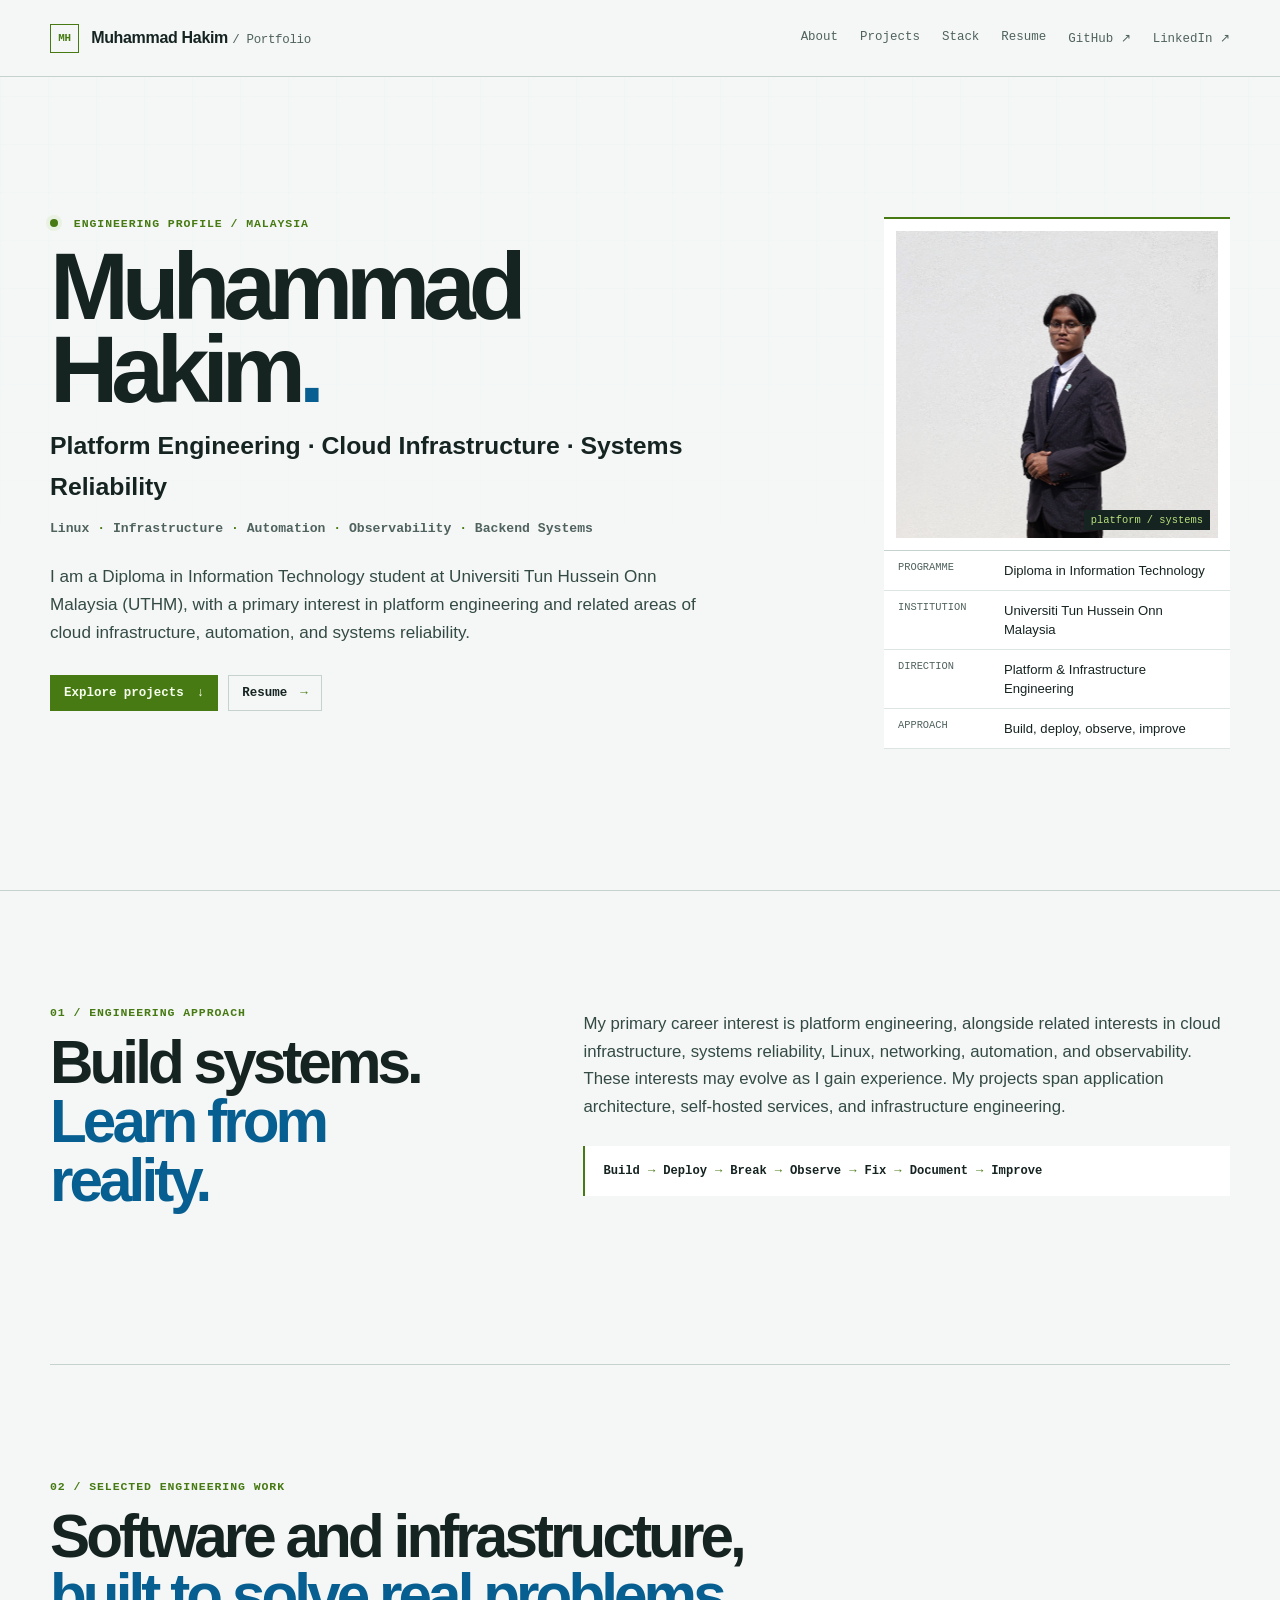
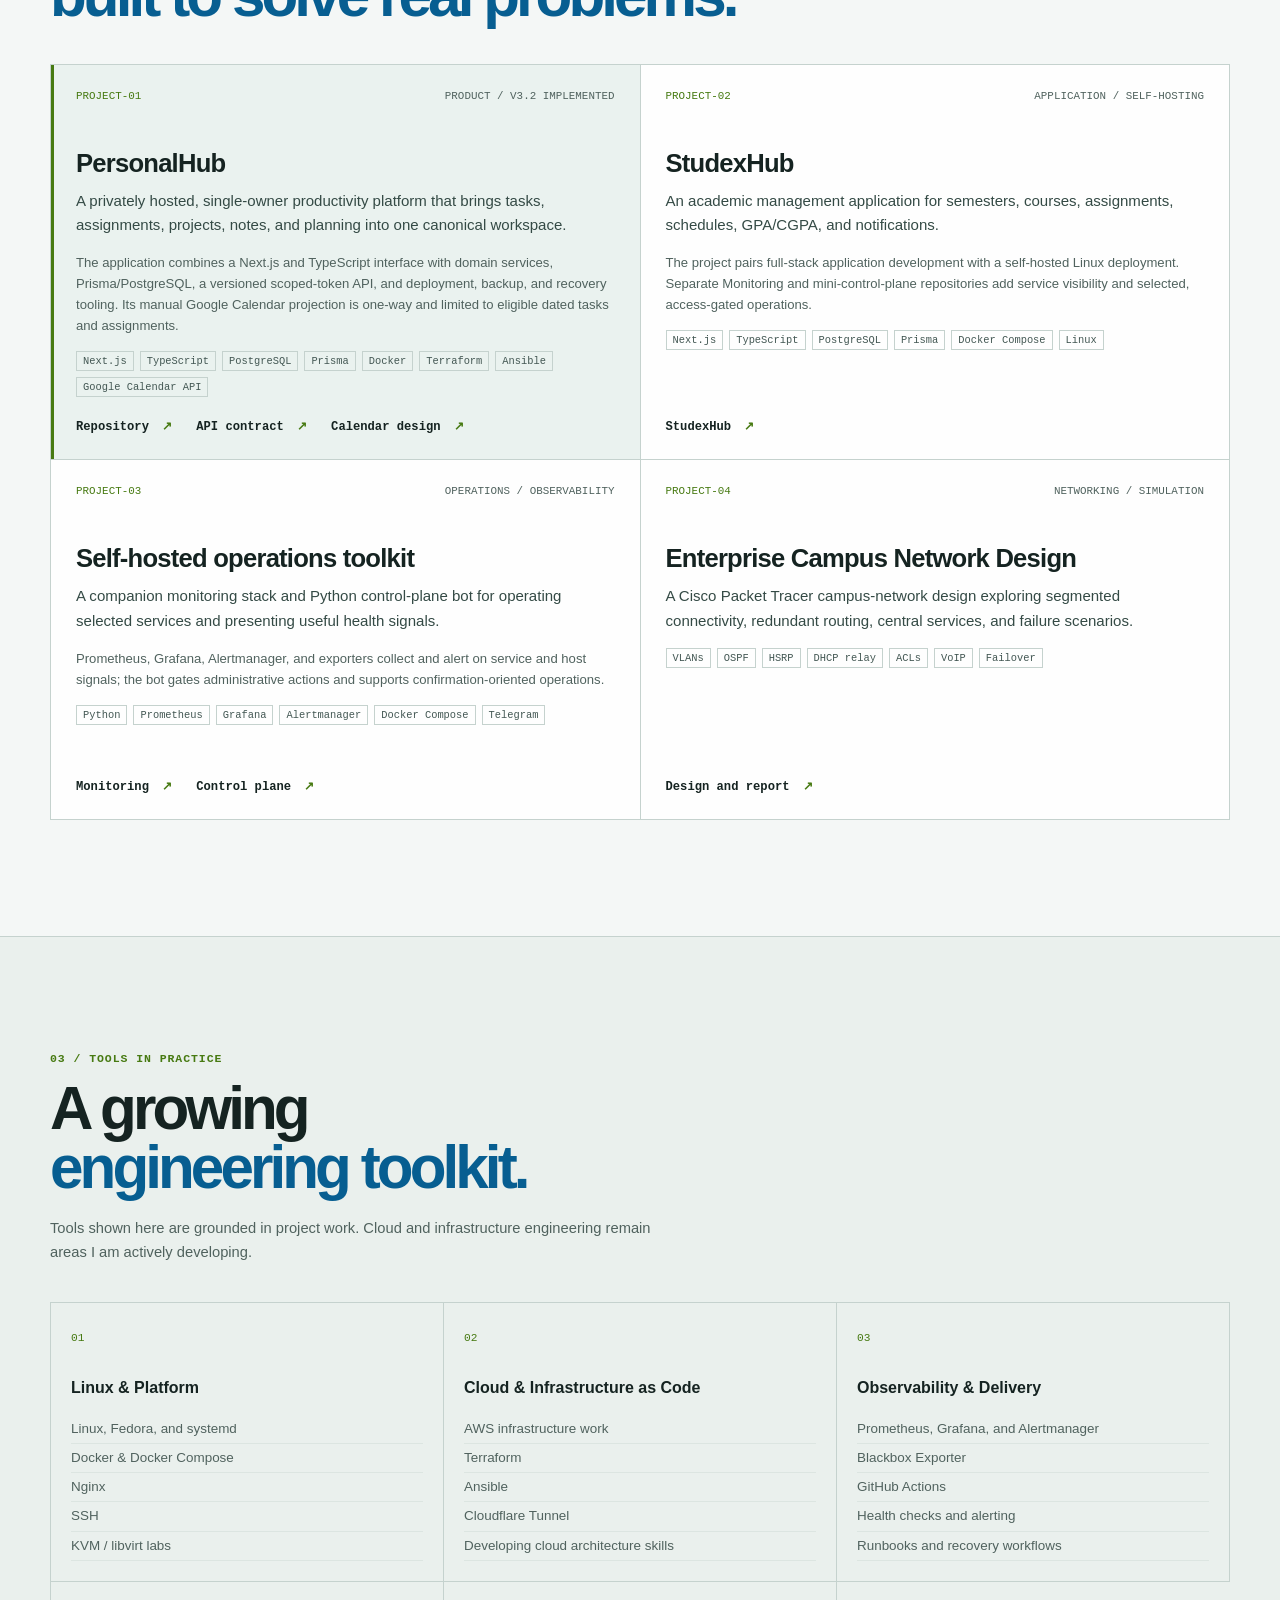
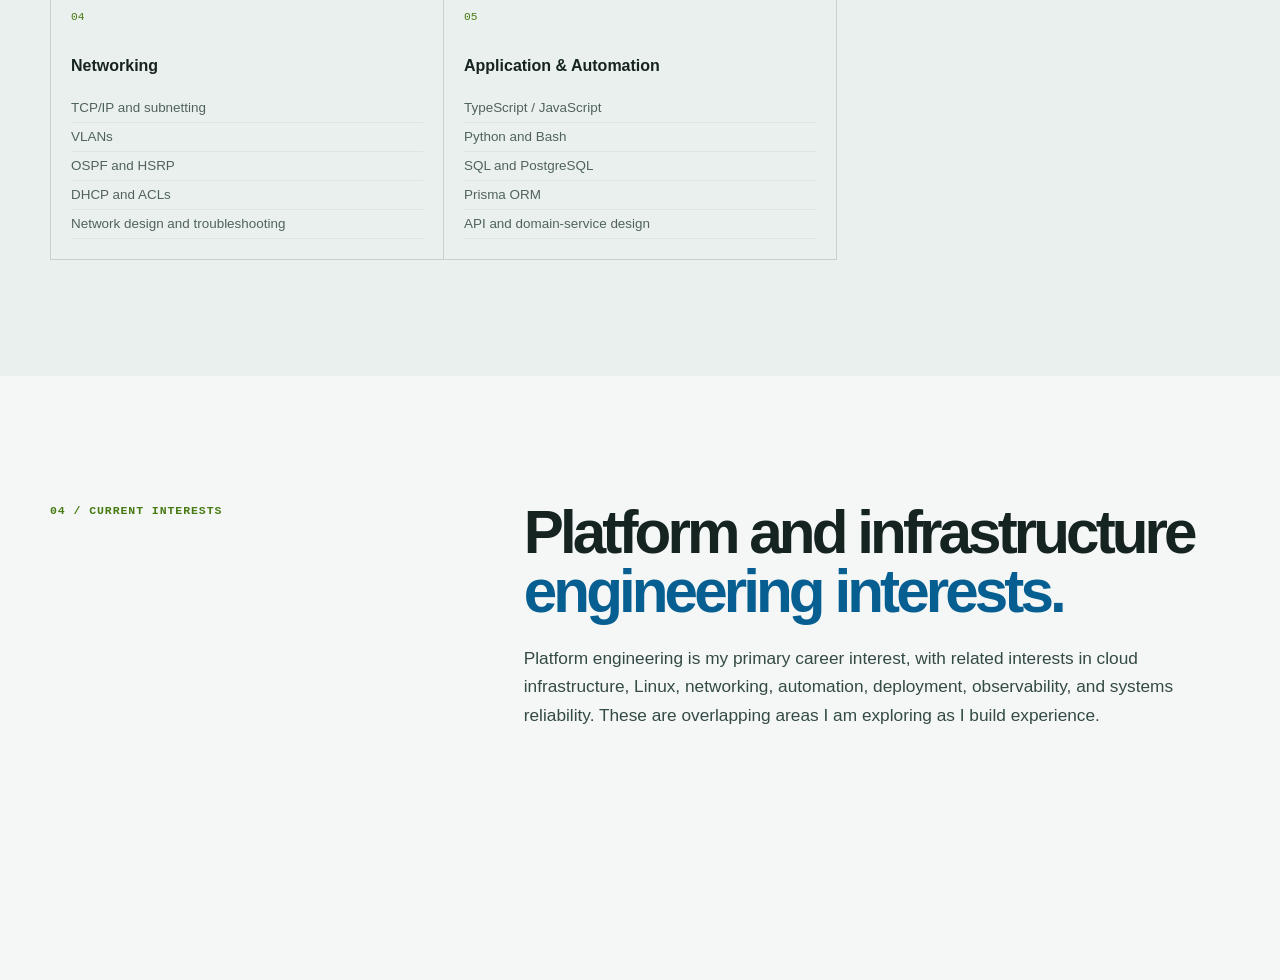
<file: index.html>
<!doctype html>
<html lang="en">
<head>
  <meta charset="utf-8">
  <meta name="viewport" content="width=device-width, initial-scale=1">
  <meta name="description" content="Muhammad Hakim is a UTHM Information Technology student with a primary interest in platform engineering and related areas of cloud infrastructure, automation, and systems reliability.">
  <meta name="theme-color" content="#080b0d" media="(prefers-color-scheme: dark)">
  <meta name="theme-color" content="#f4f7f6" media="(prefers-color-scheme: light)">
  <meta property="og:type" content="website">
  <meta property="og:title" content="Muhammad Hakim — Platform Engineering Portfolio">
  <meta property="og:description" content="Engineering projects in platform infrastructure, cloud systems, Linux, and reliable software.">
  <meta property="og:url" content="https://xaknm-hakim.github.io/">
  <meta property="og:image" content="https://xaknm-hakim.github.io/images/profile.JPG">
  <meta name="twitter:card" content="summary_large_image">
  <link rel="canonical" href="https://xaknm-hakim.github.io/">
  <title>Muhammad Hakim — Platform Engineering Portfolio</title>
  <link rel="stylesheet" href="style.css">
  <script src="script.js" defer></script>
</head>
<body>
  <a class="skip-link" href="#main-content">Skip to content</a>
  <header class="site-header">
    <nav class="nav-shell" aria-label="Primary navigation">
      <a class="brand" href="index.html" aria-current="page"><span>MH</span> Muhammad Hakim <i>/ Portfolio</i></a>
      <div class="nav-links">
        <a href="#about">About</a><a href="#projects">Projects</a><a href="#stack">Stack</a><a href="resume.html">Resume</a><a href="https://github.com/Xaknm-Hakim" target="_blank" rel="noopener noreferrer">GitHub ↗</a><a href="https://www.linkedin.com/in/muhammad-hakim-zaaba" target="_blank" rel="noopener noreferrer">LinkedIn ↗</a>
      </div>
    </nav>
  </header>

  <main id="main-content">
    <section class="hero page-width" aria-labelledby="intro-title">
      <div class="hero-copy">
        <p class="kicker"><span class="signal" aria-hidden="true"></span> engineering profile / Malaysia</p>
        <h1 id="intro-title">Muhammad<br>Hakim<span class="accent">.</span></h1>
        <p class="role">Platform Engineering · Cloud Infrastructure · Systems Reliability</p>
        <p class="focus">Linux <b>·</b> Infrastructure <b>·</b> Automation <b>·</b> Observability <b>·</b> Backend Systems</p>
        <p class="hero-intro">I am a Diploma in Information Technology student at Universiti Tun Hussein Onn Malaysia (UTHM), with a primary interest in platform engineering and related areas of cloud infrastructure, automation, and systems reliability.</p>
        <div class="actions"><a class="action primary" href="#projects">Explore projects <span>↓</span></a><a class="action" href="resume.html">Resume <span>→</span></a></div>
      </div>
      <aside class="identity-panel" aria-label="Profile and education">
        <div class="portrait-wrap"><img src="images/profile.JPG" alt="Portrait of Muhammad Hakim"><span class="portrait-label">platform / systems</span></div>
        <dl>
          <div><dt>Programme</dt><dd>Diploma in Information Technology</dd></div>
          <div><dt>Institution</dt><dd>Universiti Tun Hussein Onn Malaysia</dd></div>
          <div><dt>Direction</dt><dd>Platform &amp; Infrastructure Engineering</dd></div>
          <div><dt>Approach</dt><dd>Build, deploy, observe, improve</dd></div>
        </dl>
      </aside>
    </section>

    <section class="section about-section" id="about" aria-labelledby="about-title">
      <div class="page-width about-layout">
        <div class="section-heading" data-reveal><p class="kicker">01 / engineering approach</p><h2 id="about-title">Build systems.<br><span>Learn from reality.</span></h2></div>
        <div class="about-copy" data-reveal>
          <p>My primary career interest is platform engineering, alongside related interests in cloud infrastructure, systems reliability, Linux, networking, automation, and observability. These interests may evolve as I gain experience. My projects span application architecture, self-hosted services, and infrastructure engineering.</p>
          <p class="engineering-loop"><span>Build</span><b>→</b><span>Deploy</span><b>→</b><span>Break</span><b>→</b><span>Observe</span><b>→</b><span>Fix</span><b>→</b><span>Document</span><b>→</b><span>Improve</span></p>
        </div>
      </div>
    </section>

    <section class="section page-width" id="projects" aria-labelledby="projects-title">
      <div class="section-heading" data-reveal data-reveal-group="projects"><p class="kicker">02 / selected engineering work</p><h2 id="projects-title">Software and infrastructure,<br><span>built to solve real problems.</span></h2></div>
      <div class="systems-grid">
        <article class="system-card featured" data-reveal data-reveal-group="projects">
          <div class="card-index">PROJECT-01 <span>PRODUCT / V3.2 IMPLEMENTED</span></div><h3>PersonalHub</h3>
          <p>A privately hosted, single-owner productivity platform that brings tasks, assignments, projects, notes, and planning into one canonical workspace.</p>
          <p class="contribution">The application combines a Next.js and TypeScript interface with domain services, Prisma/PostgreSQL, a versioned scoped-token API, and deployment, backup, and recovery tooling. Its manual Google Calendar projection is one-way and limited to eligible dated tasks and assignments.</p>
          <ul class="tech-list" aria-label="PersonalHub technologies"><li>Next.js</li><li>TypeScript</li><li>PostgreSQL</li><li>Prisma</li><li>Docker</li><li>Terraform</li><li>Ansible</li><li>Google Calendar API</li></ul>
          <div class="project-links"><a class="repo-link" href="https://github.com/Xaknm-Hakim/PersonalHub" target="_blank" rel="noopener noreferrer">Repository <span>↗</span></a><a class="repo-link" href="https://github.com/Xaknm-Hakim/PersonalHub/blob/main/docs/API.md" target="_blank" rel="noopener noreferrer">API contract <span>↗</span></a><a class="repo-link" href="https://github.com/Xaknm-Hakim/PersonalHub/blob/main/docs/GOOGLE-CALENDAR.md" target="_blank" rel="noopener noreferrer">Calendar design <span>↗</span></a></div>
        </article>
        <article class="system-card" data-reveal data-reveal-group="projects">
          <div class="card-index">PROJECT-02 <span>APPLICATION / SELF-HOSTING</span></div><h3>StudexHub</h3>
          <p>An academic management application for semesters, courses, assignments, schedules, GPA/CGPA, and notifications.</p>
          <p class="contribution">The project pairs full-stack application development with a self-hosted Linux deployment. Separate Monitoring and mini-control-plane repositories add service visibility and selected, access-gated operations.</p>
          <ul class="tech-list" aria-label="StudexHub technologies"><li>Next.js</li><li>TypeScript</li><li>PostgreSQL</li><li>Prisma</li><li>Docker Compose</li><li>Linux</li></ul>
          <a class="repo-link" href="https://github.com/Xaknm-Hakim/StudexHub" target="_blank" rel="noopener noreferrer">StudexHub <span>↗</span></a>
        </article>
        <article class="system-card" data-reveal data-reveal-group="projects">
          <div class="card-index">PROJECT-03 <span>OPERATIONS / OBSERVABILITY</span></div><h3>Self-hosted operations toolkit</h3>
          <p>A companion monitoring stack and Python control-plane bot for operating selected services and presenting useful health signals.</p>
          <p class="contribution">Prometheus, Grafana, Alertmanager, and exporters collect and alert on service and host signals; the bot gates administrative actions and supports confirmation-oriented operations.</p>
          <ul class="tech-list" aria-label="Operations toolkit technologies"><li>Python</li><li>Prometheus</li><li>Grafana</li><li>Alertmanager</li><li>Docker Compose</li><li>Telegram</li></ul>
          <div class="project-links"><a class="repo-link" href="https://github.com/Xaknm-Hakim/Monitoring" target="_blank" rel="noopener noreferrer">Monitoring <span>↗</span></a><a class="repo-link" href="https://github.com/Xaknm-Hakim/mini-control-plane" target="_blank" rel="noopener noreferrer">Control plane <span>↗</span></a></div>
        </article>
        <article class="system-card" data-reveal data-reveal-group="projects">
          <div class="card-index">PROJECT-04 <span>NETWORKING / SIMULATION</span></div><h3>Enterprise Campus Network Design</h3>
          <p>A Cisco Packet Tracer campus-network design exploring segmented connectivity, redundant routing, central services, and failure scenarios.</p>
          <ul class="tech-list" aria-label="Campus network technologies"><li>VLANs</li><li>OSPF</li><li>HSRP</li><li>DHCP relay</li><li>ACLs</li><li>VoIP</li><li>Failover</li></ul>
          <a class="repo-link" href="https://github.com/Xaknm-Hakim/Network-Campus-Topology" target="_blank" rel="noopener noreferrer">Design and report <span>↗</span></a>
        </article>
      </div>
    </section>

    <section class="section stack-section" id="stack" aria-labelledby="stack-title">
      <div class="page-width"><div class="section-heading" data-reveal data-reveal-group="stack"><p class="kicker">03 / tools in practice</p><h2 id="stack-title">A growing<br><span>engineering toolkit.</span></h2><p class="section-note">Tools shown here are grounded in project work. Cloud and infrastructure engineering remain areas I am actively developing.</p></div>
        <div class="stack-grid">
          <article data-reveal data-reveal-group="stack"><span>01</span><h3>Linux &amp; Platform</h3><ul><li>Linux, Fedora, and systemd</li><li>Docker &amp; Docker Compose</li><li>Nginx</li><li>SSH</li><li>KVM / libvirt labs</li></ul></article>
          <article data-reveal data-reveal-group="stack"><span>02</span><h3>Cloud &amp; Infrastructure as Code</h3><ul><li>AWS infrastructure work</li><li>Terraform</li><li>Ansible</li><li>Cloudflare Tunnel</li><li>Developing cloud architecture skills</li></ul></article>
          <article data-reveal data-reveal-group="stack"><span>03</span><h3>Observability &amp; Delivery</h3><ul><li>Prometheus, Grafana, and Alertmanager</li><li>Blackbox Exporter</li><li>GitHub Actions</li><li>Health checks and alerting</li><li>Runbooks and recovery workflows</li></ul></article>
          <article data-reveal data-reveal-group="stack"><span>04</span><h3>Networking</h3><ul><li>TCP/IP and subnetting</li><li>VLANs</li><li>OSPF and HSRP</li><li>DHCP and ACLs</li><li>Network design and troubleshooting</li></ul></article>
          <article data-reveal data-reveal-group="stack"><span>05</span><h3>Application &amp; Automation</h3><ul><li>TypeScript / JavaScript</li><li>Python and Bash</li><li>SQL and PostgreSQL</li><li>Prisma ORM</li><li>API and domain-service design</li></ul></article>
        </div>
      </div>
    </section>

    <section class="direction page-width" aria-labelledby="direction-title" data-reveal><p class="kicker">04 / current interests</p><div><h2 id="direction-title">Platform and infrastructure<br><span>engineering interests.</span></h2><p>Platform engineering is my primary career interest, with related interests in cloud infrastructure, Linux, networking, automation, deployment, observability, and systems reliability. These are overlapping areas I am exploring as I build experience.</p></div></section>
  </main>

  <footer class="site-footer" id="contact" data-reveal><div class="page-width"><p><span class="signal" aria-hidden="true"></span> Let’s connect</p><div><a href="mailto:hakimz.7117@gmail.com">hakimz.7117@gmail.com</a><a href="https://github.com/Xaknm-Hakim" target="_blank" rel="noopener noreferrer">GitHub ↗</a><a href="https://www.linkedin.com/in/muhammad-hakim-zaaba" target="_blank" rel="noopener noreferrer">LinkedIn ↗</a></div></div></footer>
  <!-- Cloudflare Web Analytics --><script type='module' src='https://static.cloudflareinsights.com/beacon.min.js' data-cf-beacon='{"token": "0922c28b0b8d405a9d22d4adf5860e8b"}'></script><!-- End Cloudflare Web Analytics -->
</body>
</html>
</file>
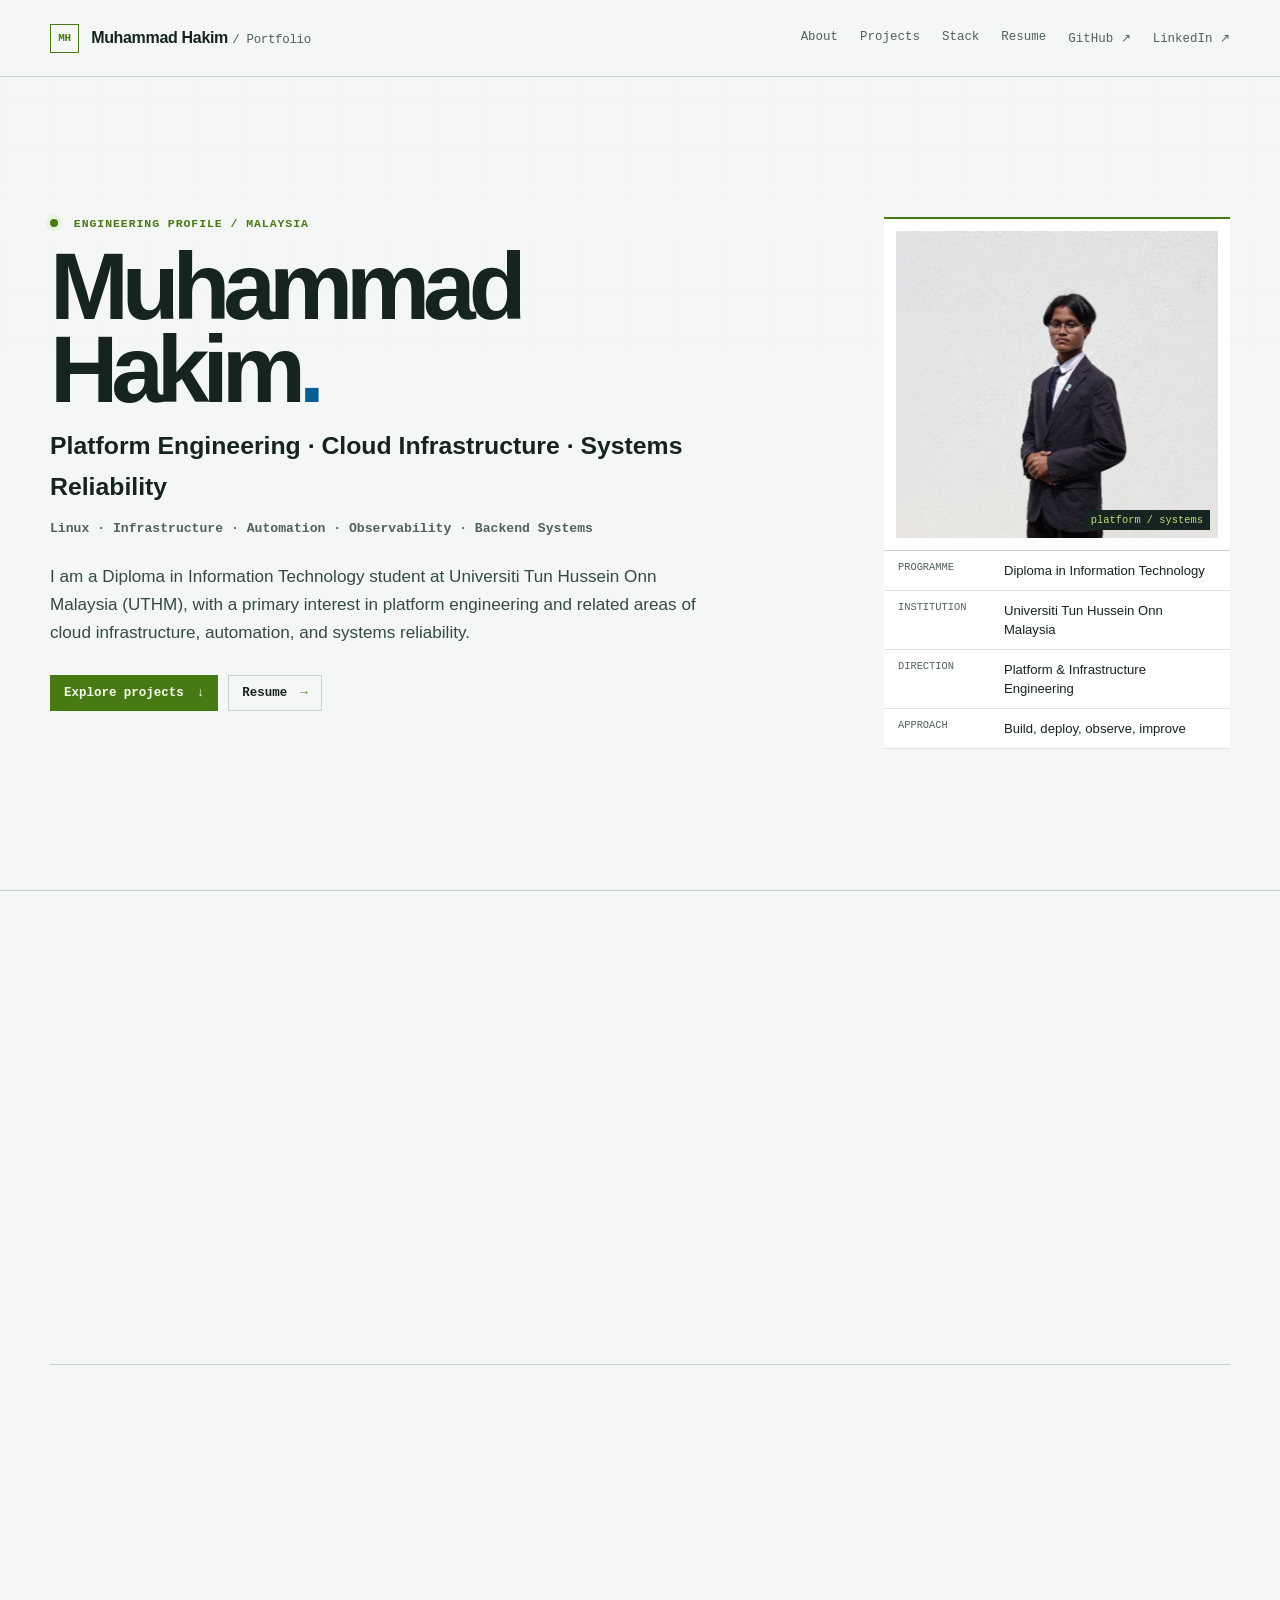
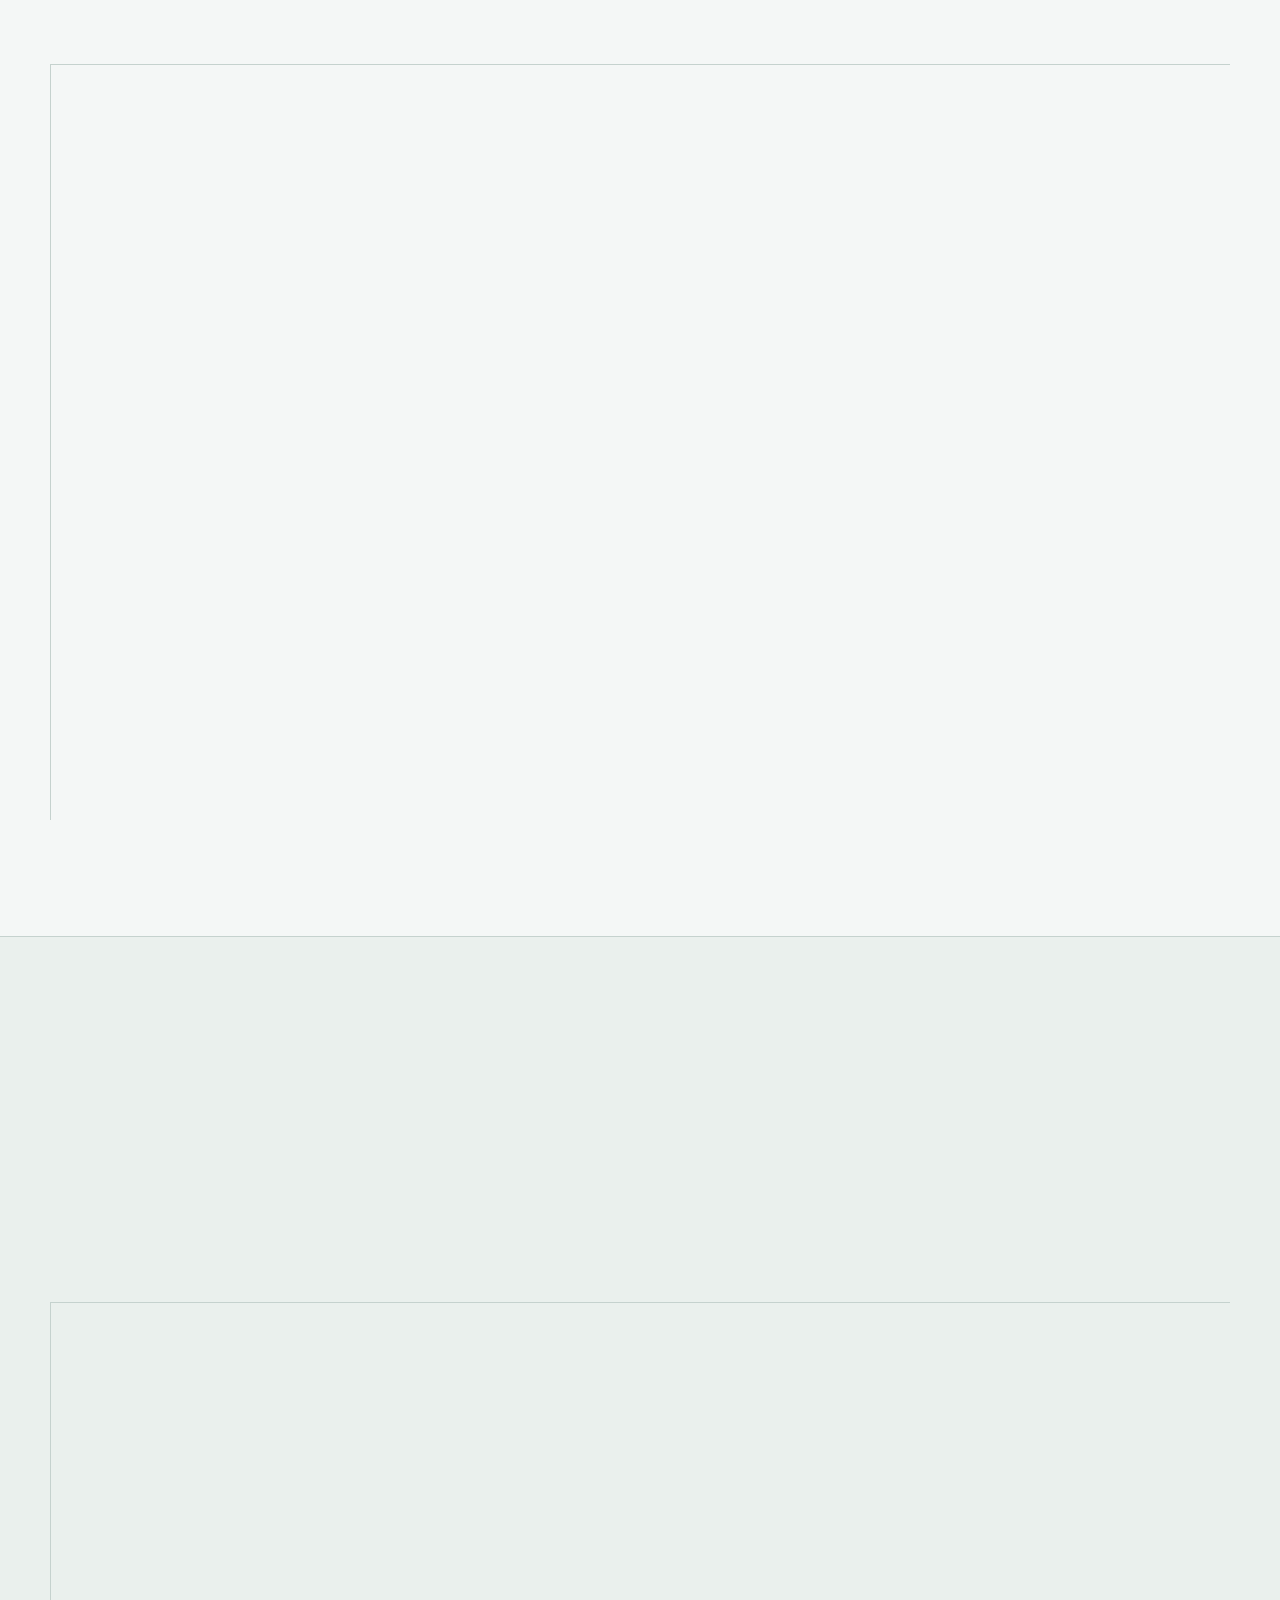
<file: cover-letter.html>
<!DOCTYPE html><html lang="en"><head><meta charset="UTF-8"><meta name="viewport" content="width=device-width, initial-scale=1.0"><meta http-equiv="refresh" content="0; url=index.html"><title>Muhammad Hakim | Portfolio</title></head><body><p>This page has moved to <a href="index.html">Muhammad Hakim's portfolio</a>.</p></body></html>
</file>
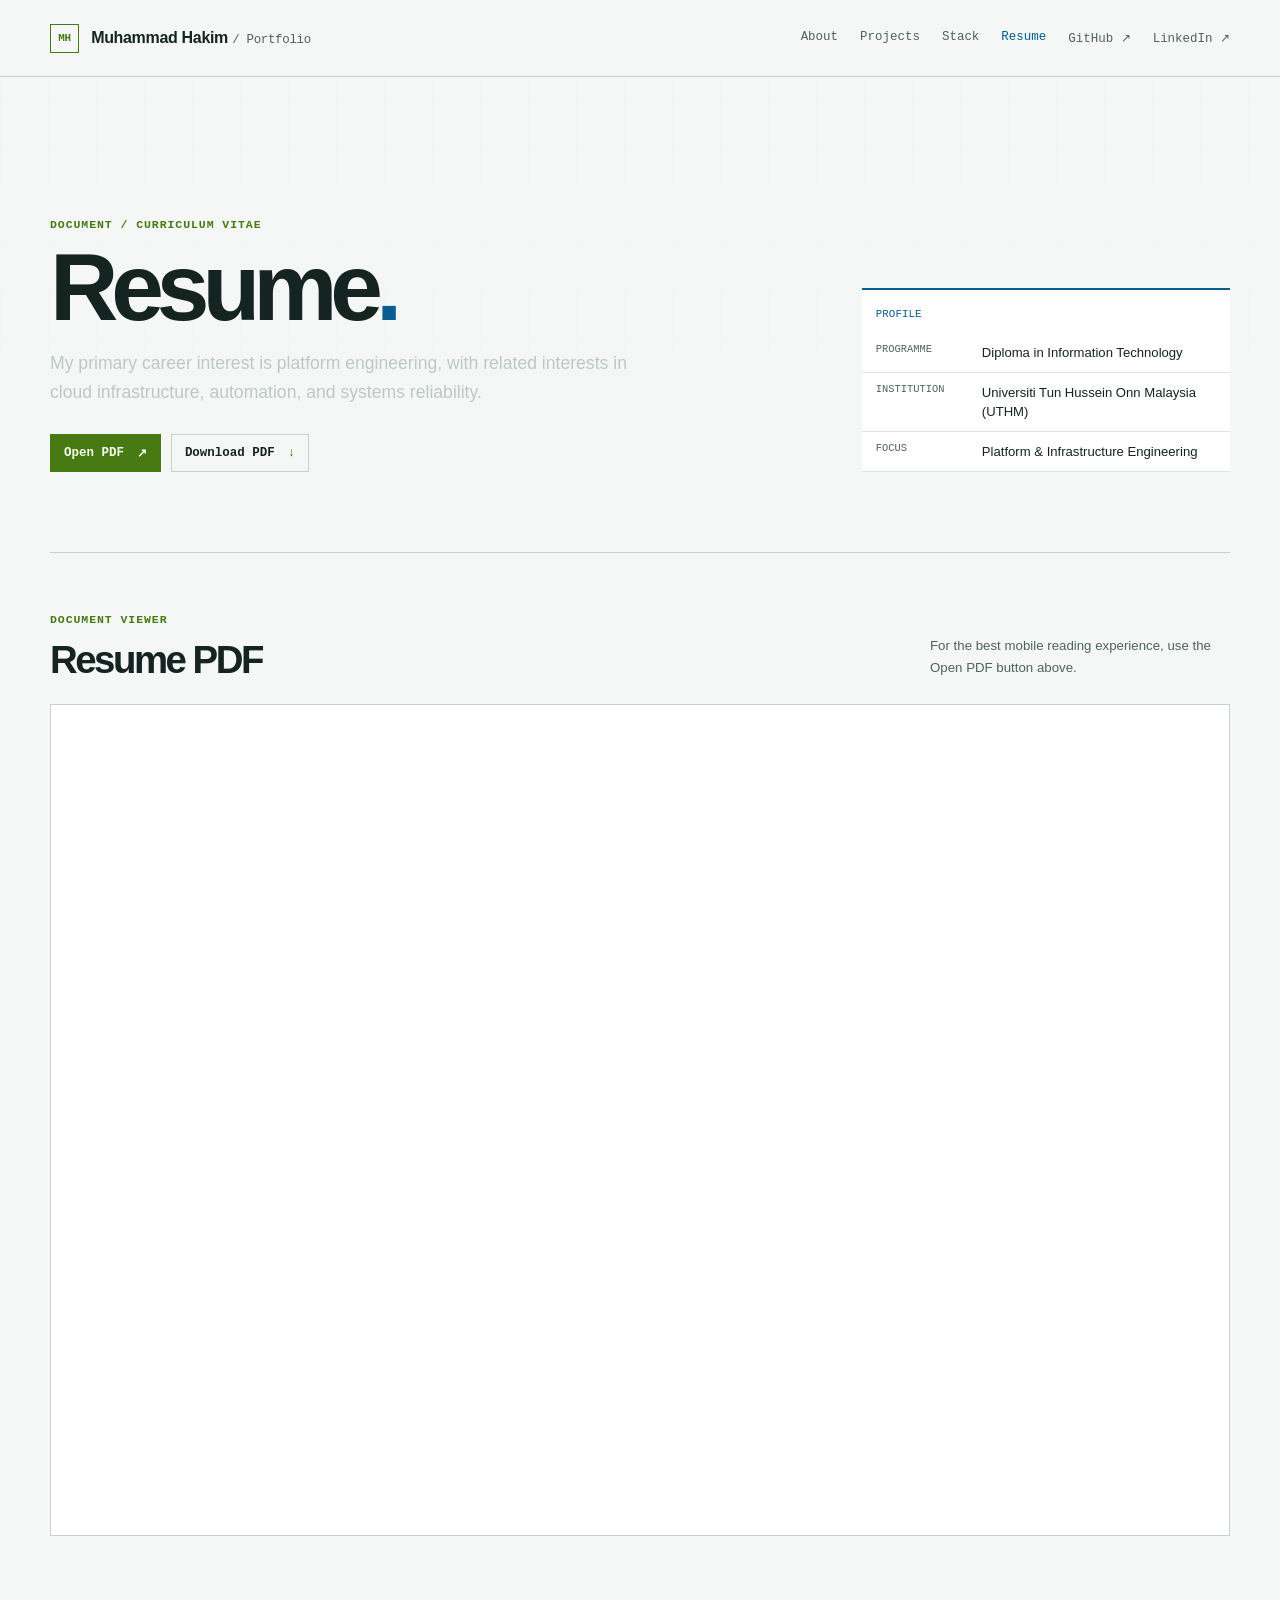
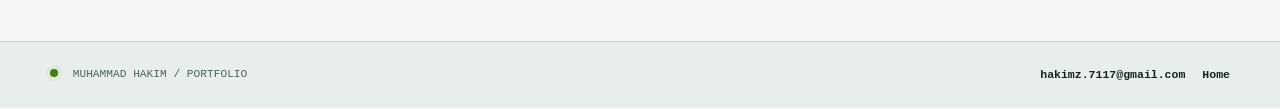
<file: resume.html>
<!doctype html>
<html lang="en">
<head><meta charset="utf-8"><meta name="viewport" content="width=device-width, initial-scale=1"><meta name="description" content="Resume of Muhammad Hakim, a UTHM Information Technology student interested in platform engineering, cloud infrastructure, and systems reliability."><meta name="theme-color" content="#080b0d" media="(prefers-color-scheme: dark)"><meta name="theme-color" content="#f4f7f6" media="(prefers-color-scheme: light)"><title>Resume — Muhammad Hakim</title><link rel="canonical" href="https://xaknm-hakim.github.io/resume.html"><link rel="stylesheet" href="style.css"></head>
<body>
  <a class="skip-link" href="#main-content">Skip to content</a>
  <header class="site-header"><nav class="nav-shell" aria-label="Primary navigation"><a class="brand" href="index.html"><span>MH</span> Muhammad Hakim <i>/ Portfolio</i></a><div class="nav-links"><a href="index.html#about">About</a><a href="index.html#projects">Projects</a><a href="index.html#stack">Stack</a><a href="resume.html" aria-current="page">Resume</a><a href="https://github.com/Xaknm-Hakim" target="_blank" rel="noopener noreferrer">GitHub ↗</a><a href="https://www.linkedin.com/in/muhammad-hakim-zaaba" target="_blank" rel="noopener noreferrer">LinkedIn ↗</a></div></nav></header>
  <main id="main-content">
    <section class="resume-intro page-width" aria-labelledby="resume-title"><div><p class="kicker">document / curriculum vitae</p><h1 id="resume-title">Resume<span class="accent">.</span></h1><p>My primary career interest is platform engineering, with related interests in cloud infrastructure, automation, and systems reliability.</p><div class="actions"><a class="action primary" href="files/RESUME-MUHAMMAD-HAKIM-ZAABA.pdf" target="_blank" rel="noopener noreferrer">Open PDF <span>↗</span></a><a class="action" href="files/RESUME-MUHAMMAD-HAKIM-ZAABA.pdf" download>Download PDF <span>↓</span></a></div></div><aside class="resume-meta" aria-label="Resume profile metadata"><p>PROFILE</p><dl><div><dt>Programme</dt><dd>Diploma in Information Technology</dd></div><div><dt>Institution</dt><dd>Universiti Tun Hussein Onn Malaysia (UTHM)</dd></div><div><dt>Focus</dt><dd>Platform &amp; Infrastructure Engineering</dd></div></dl></aside></section>
    <section class="pdf-area page-width" aria-labelledby="pdf-title"><div class="pdf-heading"><div><p class="kicker">document viewer</p><h2 id="pdf-title">Resume PDF</h2></div><p>For the best mobile reading experience, use the Open PDF button above.</p></div><div class="pdf-frame"><iframe src="files/RESUME-MUHAMMAD-HAKIM-ZAABA.pdf" title="Muhammad Hakim resume PDF"><p>Your browser cannot display the PDF. <a href="files/RESUME-MUHAMMAD-HAKIM-ZAABA.pdf">Open the resume PDF</a>.</p></iframe></div></section>
  </main>
  <footer class="site-footer"><div class="page-width"><p><span class="signal" aria-hidden="true"></span> Muhammad Hakim / Portfolio</p><div><a href="mailto:hakimz.7117@gmail.com">hakimz.7117@gmail.com</a><a href="index.html">Home</a></div></div></footer>
  <!-- Cloudflare Web Analytics --><script type='module' src='https://static.cloudflareinsights.com/beacon.min.js' data-cf-beacon='{"token": "0922c28b0b8d405a9d22d4adf5860e8b"}'></script><!-- End Cloudflare Web Analytics -->
</body></html>
</file>
<file: style.css>
:root { color-scheme:dark; --bg:#080b0d; --surface:#0d1215; --surface-2:#11181b; --line:#293338; --line-soft:#1b2428; --ink:#e5ece9; --muted:#99a7a4; --blue:#73b8ff; --green:#9acc55; --mono:ui-monospace,SFMono-Regular,Menlo,Consolas,monospace; --sans:Inter,"Segoe UI",Arial,sans-serif; }
* { box-sizing:border-box; } html { scroll-behavior:smooth; } body { margin:0; min-width:320px; overflow-x:hidden; background:var(--bg); color:var(--ink); font:16px/1.65 var(--sans); } body::before { position:fixed; z-index:-1; inset:0; content:""; opacity:.28; background-image:linear-gradient(rgba(115,184,255,.06) 1px,transparent 1px),linear-gradient(90deg,rgba(115,184,255,.06) 1px,transparent 1px); background-size:48px 48px; mask-image:linear-gradient(to bottom,#000,transparent 75%); }
.page-width,.nav-shell { width:min(1180px,calc(100% - 48px)); margin-inline:auto; }.site-header { position:sticky; top:0; z-index:10; border-bottom:1px solid var(--line); background:#080b0df2; }.nav-shell { min-height:76px; display:flex; align-items:center; justify-content:space-between; gap:24px; }.brand { color:var(--ink); font-weight:700; letter-spacing:-.02em; text-decoration:none; white-space:nowrap; }.brand span { display:inline-grid; place-items:center; width:29px; height:29px; margin-right:8px; border:1px solid var(--green); color:var(--green); font:700 .68rem var(--mono); vertical-align:middle; }.brand i { color:var(--muted); font:400 .78rem var(--mono); }.nav-links { display:flex; flex-wrap:wrap; gap:6px 22px; }.nav-links a { color:var(--muted); font:500 .78rem var(--mono); text-decoration:none; }.nav-links a:hover,.nav-links a[aria-current="page"] { color:var(--blue); }
a { color:var(--blue); } a:focus-visible { outline:2px solid var(--green); outline-offset:4px; }.hero { display:grid; grid-template-columns:minmax(0,1.35fr) minmax(300px,.65fr); gap:clamp(48px,9vw,130px); padding:clamp(72px,11vw,140px) 0 clamp(76px,11vw,145px); }.kicker { margin:0 0 15px; color:var(--green); font:700 .72rem var(--mono); letter-spacing:.08em; text-transform:uppercase; }.signal { display:inline-block; width:8px; height:8px; margin-right:8px; border-radius:50%; background:var(--green); box-shadow:0 0 0 4px rgba(154,204,85,.12); } h1,h2,h3,p { margin-top:0; } h1 { margin-bottom:14px; font-size:clamp(3.55rem,7.4vw,7.2rem); letter-spacing:-.075em; line-height:.88; } h2 { margin:0; font-size:clamp(2.25rem,4.7vw,4.5rem); letter-spacing:-.065em; line-height:.98; } h2 span,.accent { color:var(--blue); }.role { margin-bottom:10px; font-size:clamp(1.15rem,2vw,1.55rem); font-weight:700; }.focus { max-width:670px; margin-bottom:23px; color:var(--muted); font:600 .82rem/1.7 var(--mono); }.focus b { color:var(--green); }.hero-intro { max-width:650px; color:#c0cbc7; font-size:1.07rem; }.actions { display:flex; flex-wrap:wrap; gap:10px; margin-top:27px; }.action { display:inline-flex; gap:13px; align-items:center; border:1px solid var(--line); padding:10px 13px; color:var(--ink); font:700 .78rem var(--mono); text-decoration:none; }.action span { color:var(--green); }.action.primary { border-color:var(--green); background:var(--green); color:#101609; }.action.primary span { color:#101609; }.action:hover { border-color:var(--blue); }
.identity-panel { align-self:end; border-top:2px solid var(--green); background:var(--surface); }.portrait-wrap { position:relative; border-bottom:1px solid var(--line); padding:12px; }.portrait-wrap img { display:block; width:100%; aspect-ratio:1.05/1; object-fit:cover; object-position:53% center; filter:saturate(.82) contrast(1.05); }.portrait-label { position:absolute; right:20px; bottom:20px; padding:4px 7px; background:#080b0d; color:var(--green); font:.65rem var(--mono); }.identity-panel dl,.resume-meta dl { margin:0; }.identity-panel dl div,.resume-meta dl div { display:grid; grid-template-columns:94px 1fr; gap:12px; padding:10px 14px; border-bottom:1px solid var(--line-soft); }.identity-panel dt,.resume-meta dt { color:var(--muted); font:.65rem var(--mono); text-transform:uppercase; }.identity-panel dd,.resume-meta dd { margin:0; font-size:.82rem; line-height:1.45; }.identity-panel .availability dd { color:var(--green); }
.section { padding:clamp(70px,9vw,120px) 0; border-top:1px solid var(--line); }.section-heading { margin-bottom:38px; }.systems-grid { display:grid; grid-template-columns:repeat(2,minmax(0,1fr)); border-top:1px solid var(--line); border-left:1px solid var(--line); }.system-card { display:flex; min-height:360px; flex-direction:column; padding:25px; border-right:1px solid var(--line); border-bottom:1px solid var(--line); background:rgba(13,18,21,.76); }.system-card.featured { background:var(--surface-2); box-shadow:inset 3px 0 var(--green); }.card-index { display:flex; justify-content:space-between; gap:12px; margin-bottom:47px; color:var(--blue); font:.68rem var(--mono); }.card-index span { color:var(--muted); }.system-card h3 { margin-bottom:12px; font-size:clamp(1.32rem,2vw,1.7rem); letter-spacing:-.03em; line-height:1.1; }.system-card p { margin-bottom:15px; color:#b9c5c0; font-size:.94rem; line-height:1.6; }.system-card .contribution { color:var(--muted); font-size:.82rem; }.contribution strong { color:var(--green); font:700 .68rem var(--mono); text-transform:uppercase; }.tech-list { display:flex; flex-wrap:wrap; gap:6px; margin:0 0 22px; padding:0; list-style:none; }.tech-list li { border:1px solid var(--line); padding:3px 6px; color:var(--muted); font:.65rem var(--mono); }.repo-link { margin-top:auto; color:var(--ink); font:700 .76rem var(--mono); text-decoration:none; }.repo-link span { color:var(--green); margin-left:6px; }.repo-link:hover { color:var(--blue); } #projects,#stack { scroll-margin-top:100px; }
.stack-section { background:var(--surface); }.stack-grid { display:grid; grid-template-columns:repeat(3,minmax(0,1fr)); border-top:1px solid var(--line); border-left:1px solid var(--line); }.stack-grid article { min-height:230px; padding:20px; border-right:1px solid var(--line); border-bottom:1px solid var(--line); }.stack-grid article:nth-child(4),.stack-grid article:nth-child(5) { grid-column:span 1; }.stack-grid article>span { color:var(--green); font:.7rem var(--mono); }.stack-grid h3 { margin:25px 0 14px; font-size:1rem; }.stack-grid ul { margin:0; padding:0; list-style:none; color:var(--muted); font-size:.84rem; }.stack-grid li { padding:3px 0; border-bottom:1px solid var(--line-soft); }.direction { display:grid; grid-template-columns:.75fr 1.25fr; gap:50px; padding:clamp(76px,10vw,135px) 0; }.direction h2 { margin-bottom:22px; }.direction div>p { max-width:650px; color:#bdc8c4; font-size:1.08rem; }.site-footer { border-top:1px solid var(--line); background:#060809; }.site-footer>.page-width { display:flex; align-items:center; justify-content:space-between; gap:25px; padding:26px 0; }.site-footer p { margin:0; color:var(--muted); font:.7rem var(--mono); text-transform:uppercase; }.site-footer div div { display:flex; flex-wrap:wrap; justify-content:flex-end; gap:17px; }.site-footer a { font:700 .72rem var(--mono); text-decoration:none; }
.resume-intro { display:grid; grid-template-columns:1.3fr .7fr; gap:clamp(45px,10vw,130px); padding:clamp(75px,11vw,145px) 0 80px; }.resume-intro h1 { margin-bottom:20px; }.resume-intro>div>p:not(.kicker) { max-width:590px; color:#bdc8c4; font-size:1.1rem; }.resume-meta { align-self:end; padding:18px 0 0; border-top:2px solid var(--blue); background:var(--surface); }.resume-meta>p { margin:0; padding:0 14px 13px; color:var(--blue); font:.68rem var(--mono); }.pdf-area { padding:60px 0 105px; border-top:1px solid var(--line); }.pdf-heading { display:flex; align-items:end; justify-content:space-between; gap:30px; margin-bottom:25px; }.pdf-heading h2 { font-size:clamp(1.8rem,3vw,2.5rem); }.pdf-heading>p { max-width:300px; margin:0; color:var(--muted); font-size:.83rem; }.pdf-frame { padding:10px; border:1px solid var(--line); background:var(--surface); }.pdf-frame iframe { display:block; width:100%; height:min(930px,90vh); border:0; background:#fff; }
@media (max-width:760px) { .page-width,.nav-shell { width:min(100% - 28px,1180px); }.nav-shell { min-height:unset; align-items:flex-start; flex-direction:column; padding:17px 0; gap:15px; }.nav-links { gap:8px 16px; }.hero,.resume-intro { grid-template-columns:1fr; gap:43px; }.hero { padding:72px 0 78px; }.identity-panel { width:min(100%,430px); }.systems-grid,.stack-grid { grid-template-columns:1fr; }.system-card { min-height:unset; padding:21px; }.card-index { margin-bottom:37px; }.stack-grid article { min-height:unset; }.direction { grid-template-columns:1fr; gap:17px; }.site-footer>.page-width,.pdf-heading { align-items:flex-start; flex-direction:column; }.site-footer div div { justify-content:flex-start; }.resume-intro { padding:72px 0 65px; }.pdf-area { padding:50px 0 75px; }.pdf-frame iframe { height:65vh; } #projects,#stack { scroll-margin-top:150px; } }
@media (max-width:390px) { .page-width,.nav-shell { width:calc(100% - 24px); }.brand i { display:none; }.nav-links { gap:8px 13px; }.nav-links a { font-size:.72rem; } h1 { font-size:3.3rem; }.focus { font-size:.75rem; }.actions { align-items:stretch; flex-direction:column; }.action { justify-content:space-between; }.system-card { padding:18px; }.card-index { font-size:.61rem; }.stack-grid article { padding:18px; } }
@media (prefers-reduced-motion:reduce) { html { scroll-behavior:auto; } *,*::before,*::after { transition:none !important; animation:none !important; } }

/* Restrained interaction and entry motion. */
.hero-copy { animation:enter-up .46s ease-out both; }
.identity-panel { animation:enter-up .46s .12s ease-out both; }
.system-card { transition:border-color .2s ease, background-color .2s ease, transform .2s ease; }
.system-card:hover { transform:translateY(-3px); border-color:#3b545c; }
.repo-link { display:inline-block; transition:color .18s ease, transform .18s ease; }
.repo-link:hover,.repo-link:focus-visible { transform:translateX(3px); }
.identity-panel .availability dd { animation:status-pulse 2.5s ease-in-out infinite; }
@keyframes enter-up { from { opacity:0; transform:translateY(7px); } to { opacity:1; transform:translateY(0); } }
@keyframes status-pulse { 0%,100% { text-shadow:0 0 0 rgba(154,204,85,0); } 50% { text-shadow:0 0 8px rgba(154,204,85,.34); } }
@media (prefers-reduced-motion:reduce) { .hero-copy,.identity-panel,.identity-panel .availability dd { animation:none; } .system-card,.repo-link { transition:none; } }

/* Reveal targets stay visible without JavaScript; the ready class is applied only after the observer starts. */
.reveal-ready [data-reveal] { opacity:0; transform:translateY(36px); transition:opacity .78s cubic-bezier(.2,.7,.2,1), transform .78s cubic-bezier(.2,.7,.2,1); transition-delay:var(--reveal-delay,0ms); }
.reveal-ready [data-reveal].is-revealed { opacity:1; transform:translateY(0); }
.reveal-ready .system-card.is-revealed:hover { transform:translateY(-3px); }
@media (prefers-reduced-motion:reduce) { .reveal-ready [data-reveal] { opacity:1; transform:none; transition:none; } }

/* Keyboard access, expanded portfolio content, and system-aware color. */
.skip-link { position:fixed; z-index:20; top:10px; left:10px; transform:translateY(-160%); border:2px solid var(--green); padding:9px 12px; background:var(--bg); color:var(--ink); font:700 .8rem var(--mono); }
.skip-link:focus { transform:translateY(0); }
.about-layout { display:grid; grid-template-columns:.8fr 1.2fr; gap:clamp(35px,8vw,110px); align-items:start; }
.about-copy { max-width:700px; color:#bdc8c4; font-size:1.05rem; }
.about-copy>p:first-child { margin-top:4px; }
.engineering-loop { display:flex; flex-wrap:wrap; align-items:center; gap:8px; margin:25px 0 0; border-left:2px solid var(--green); padding:15px 18px; background:var(--surface); color:var(--ink); font:700 .76rem/1.7 var(--mono); }
.engineering-loop b { color:var(--green); }
.section-note { max-width:620px; margin:18px 0 0; color:var(--muted); font-size:.92rem; }
.project-links { display:flex; flex-wrap:wrap; gap:14px 24px; margin-top:auto; }
.project-links .repo-link { margin-top:0; }
#about { scroll-margin-top:100px; }
@media (max-width:760px) { .about-layout { grid-template-columns:1fr; gap:15px; }.about-copy { font-size:1rem; }.engineering-loop { gap:5px 7px; padding:12px; font-size:.69rem; } #about { scroll-margin-top:150px; } }
@media (prefers-color-scheme:light) {
  :root { color-scheme:light; --bg:#f4f7f6; --surface:#ffffff; --surface-2:#eaf2ef; --line:#c5d2ce; --line-soft:#dce5e1; --ink:#152321; --muted:#50625e; --blue:#075e91; --green:#477a12; }
  body { background:var(--bg); color:var(--ink); }
  body::before { opacity:.2; background-image:linear-gradient(rgba(7,94,145,.08) 1px,transparent 1px),linear-gradient(90deg,rgba(7,94,145,.08) 1px,transparent 1px); }
  .site-header { background:rgba(244,247,246,.94); }
  .hero-intro,.system-card p,.direction div>p,.about-copy { color:#344a45; }
  .system-card { background:rgba(255,255,255,.86); }
  .system-card.featured { background:var(--surface-2); }
  .identity-panel,.resume-meta,.pdf-frame { background:var(--surface); }
  .portrait-label { background:#152321; color:#b8e17d; }
  .stack-section { background:#eaf0ed; }
  .site-footer { background:#e7eeeb; }
  .site-footer p,.stack-grid ul,.identity-panel dt,.resume-meta dt { color:#50625e; }
  .site-footer a,.repo-link,.action { color:#152321; }
  .action.primary { color:#f7ffef; }
  .action.primary span { color:#f7ffef; }
  .action:not(.primary):hover,.repo-link:hover { color:#075e91; }
  .focus { color:#50625e; }
  .contribution strong,.card-index,.stack-grid article>span { color:#477a12; }
  .tech-list li { color:#435753; }
  .engineering-loop { color:#152321; }
}
</file>
